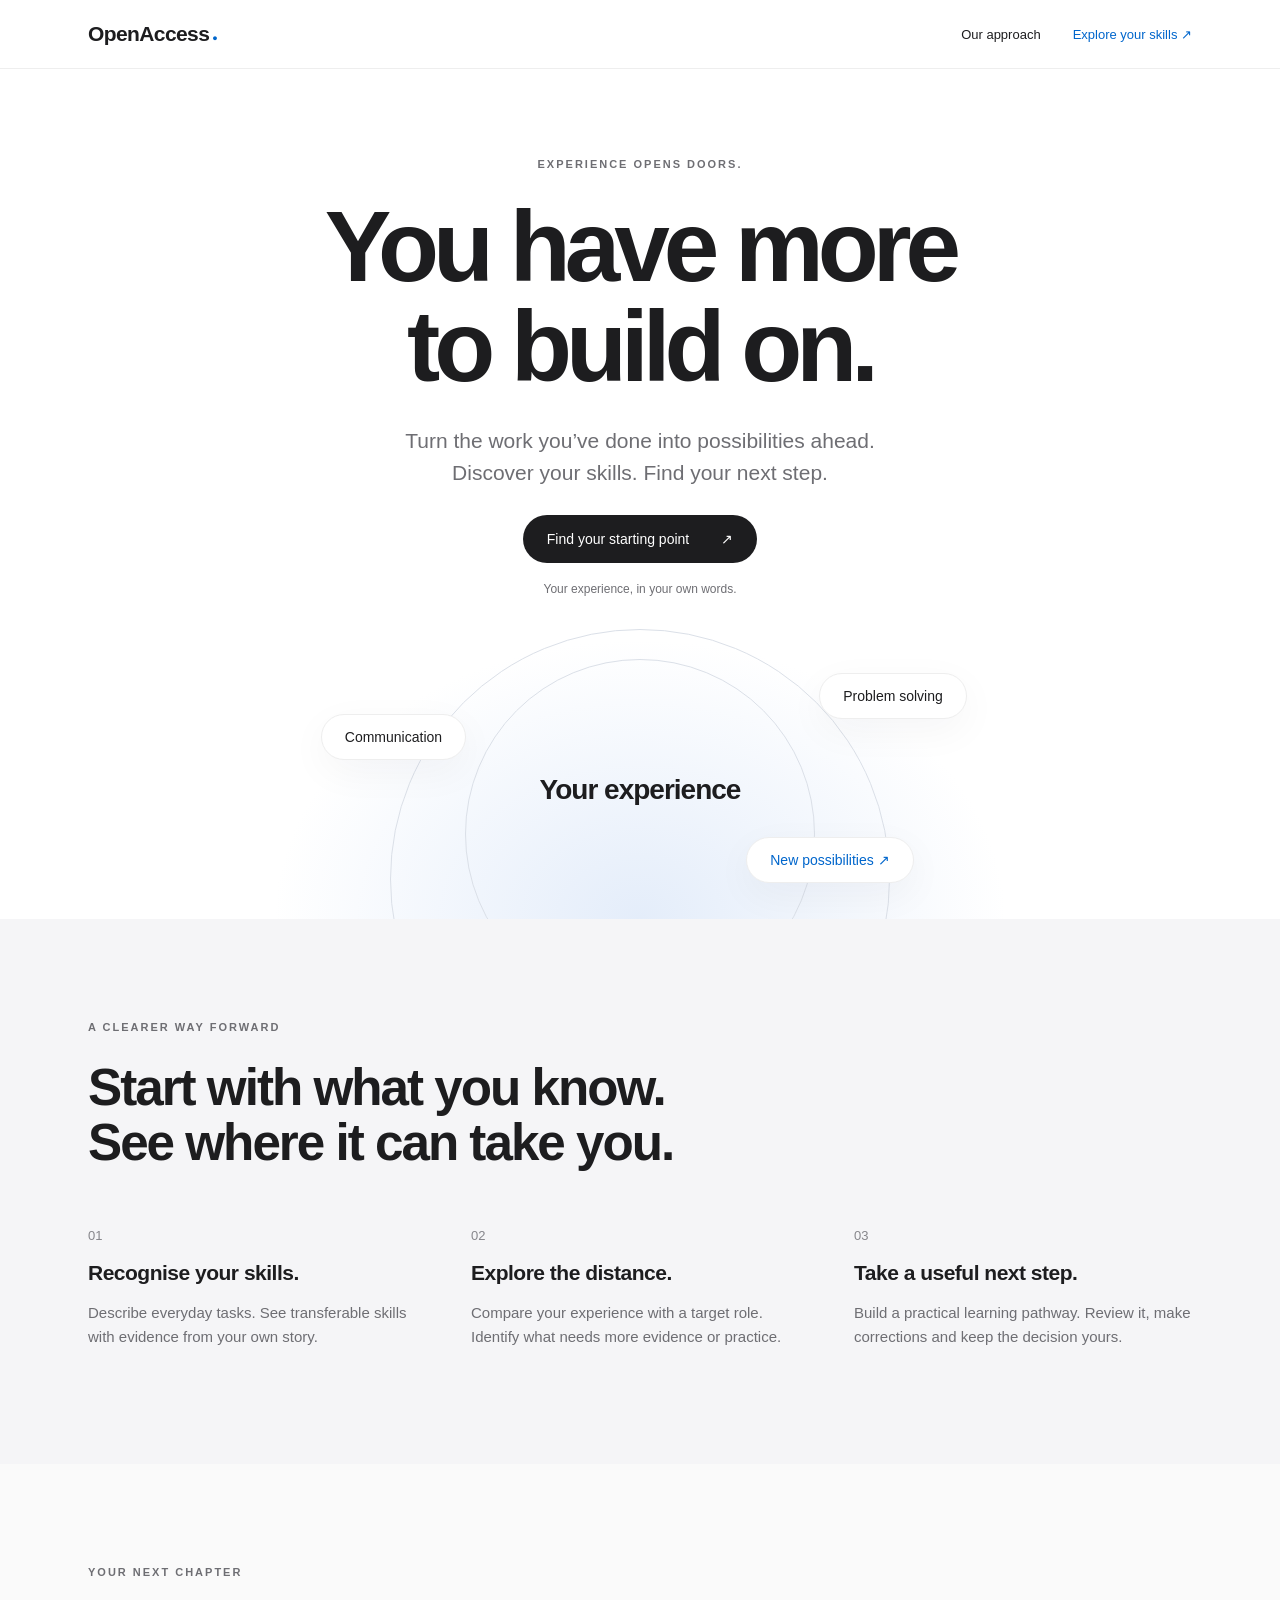
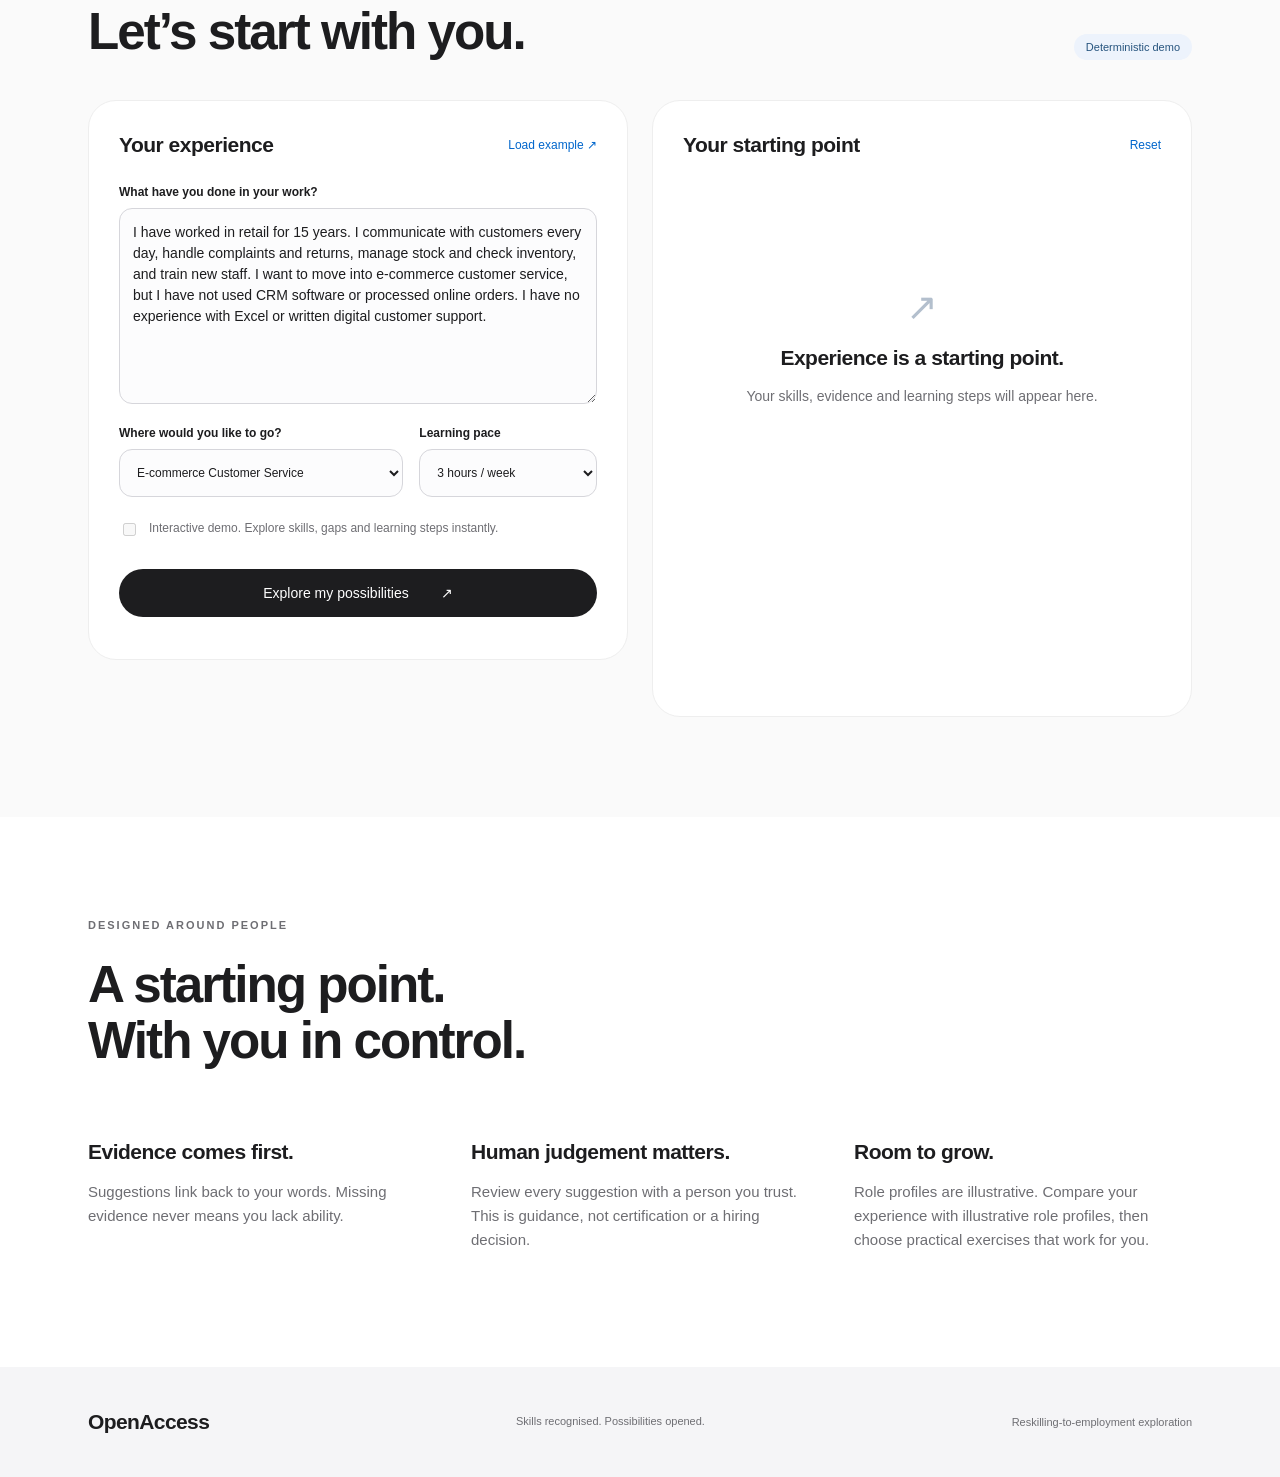
<file: index.html>
<!doctype html><html lang="en"><head><meta charset="utf-8"><meta http-equiv="refresh" content="0;url=./openaccess/"><title>OpenAccess</title></head><body><a href="./openaccess/">Open OpenAccess</a></body></html>
</file>
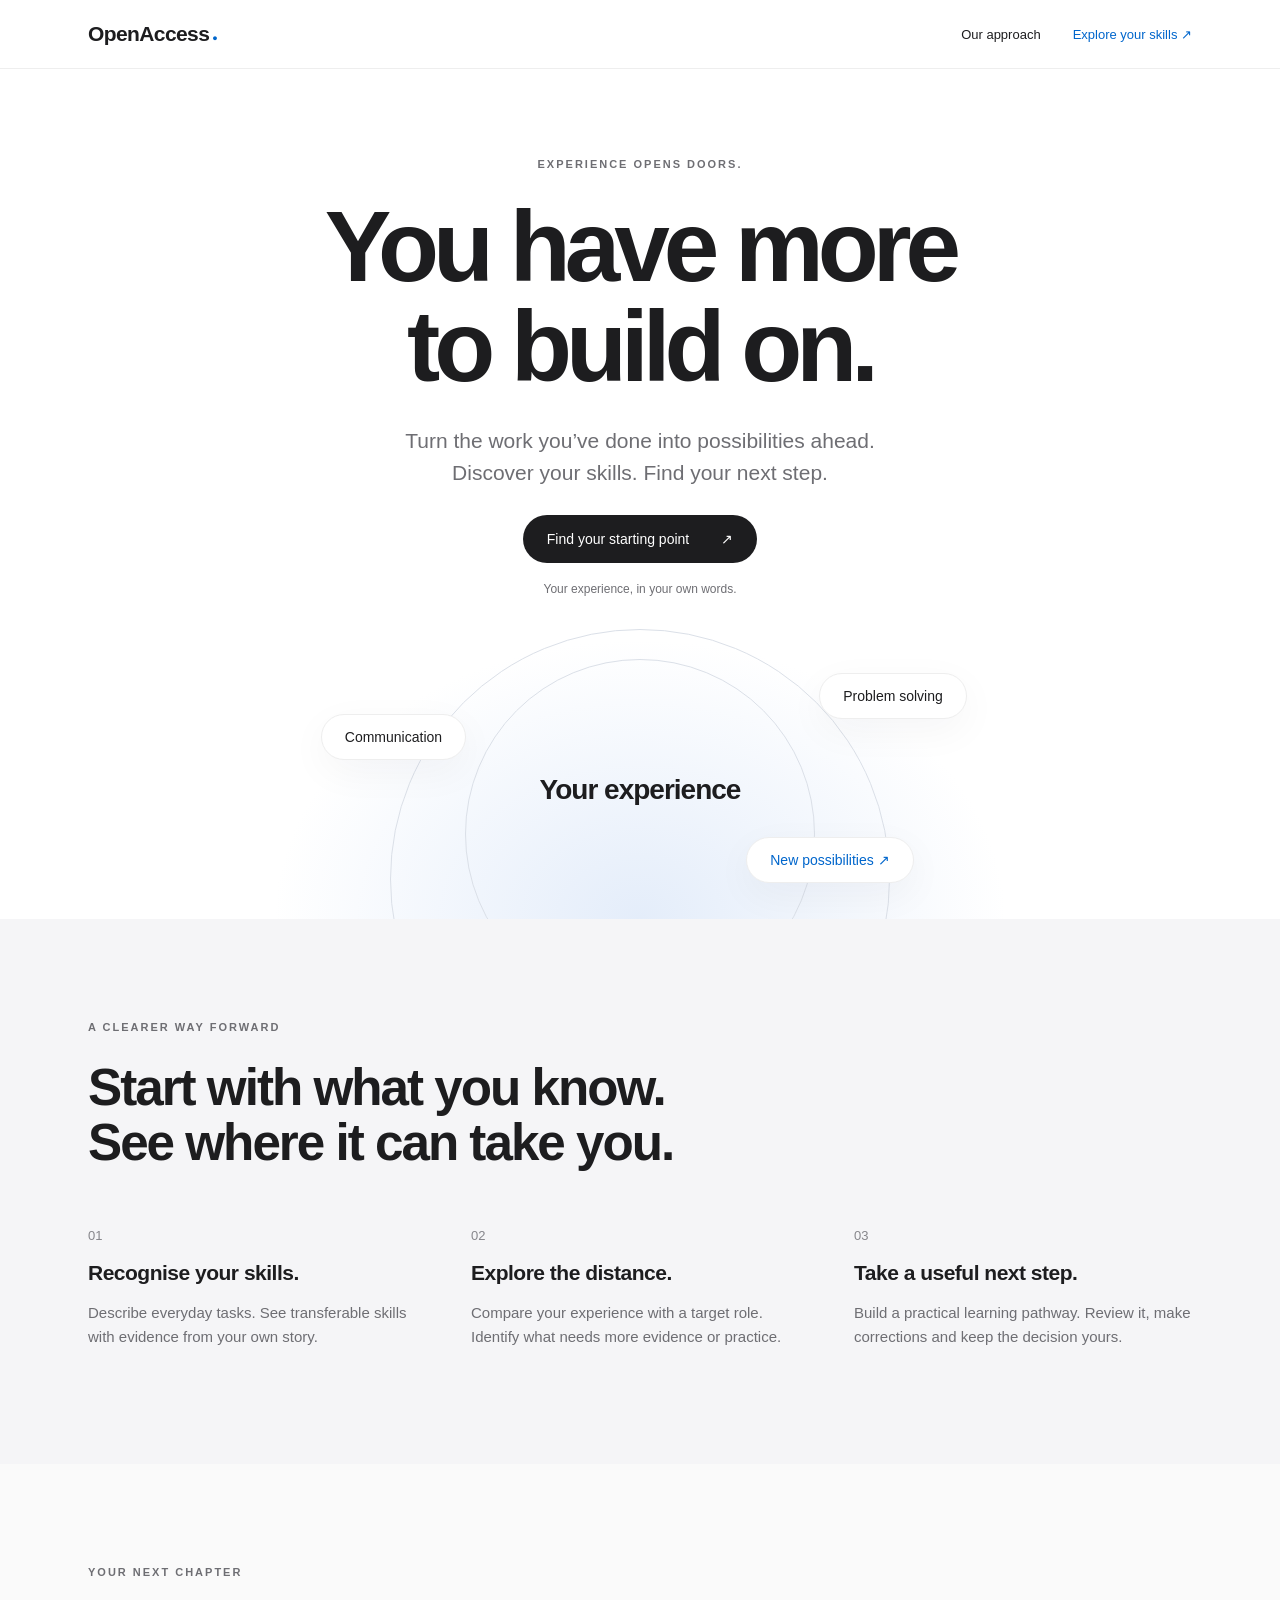
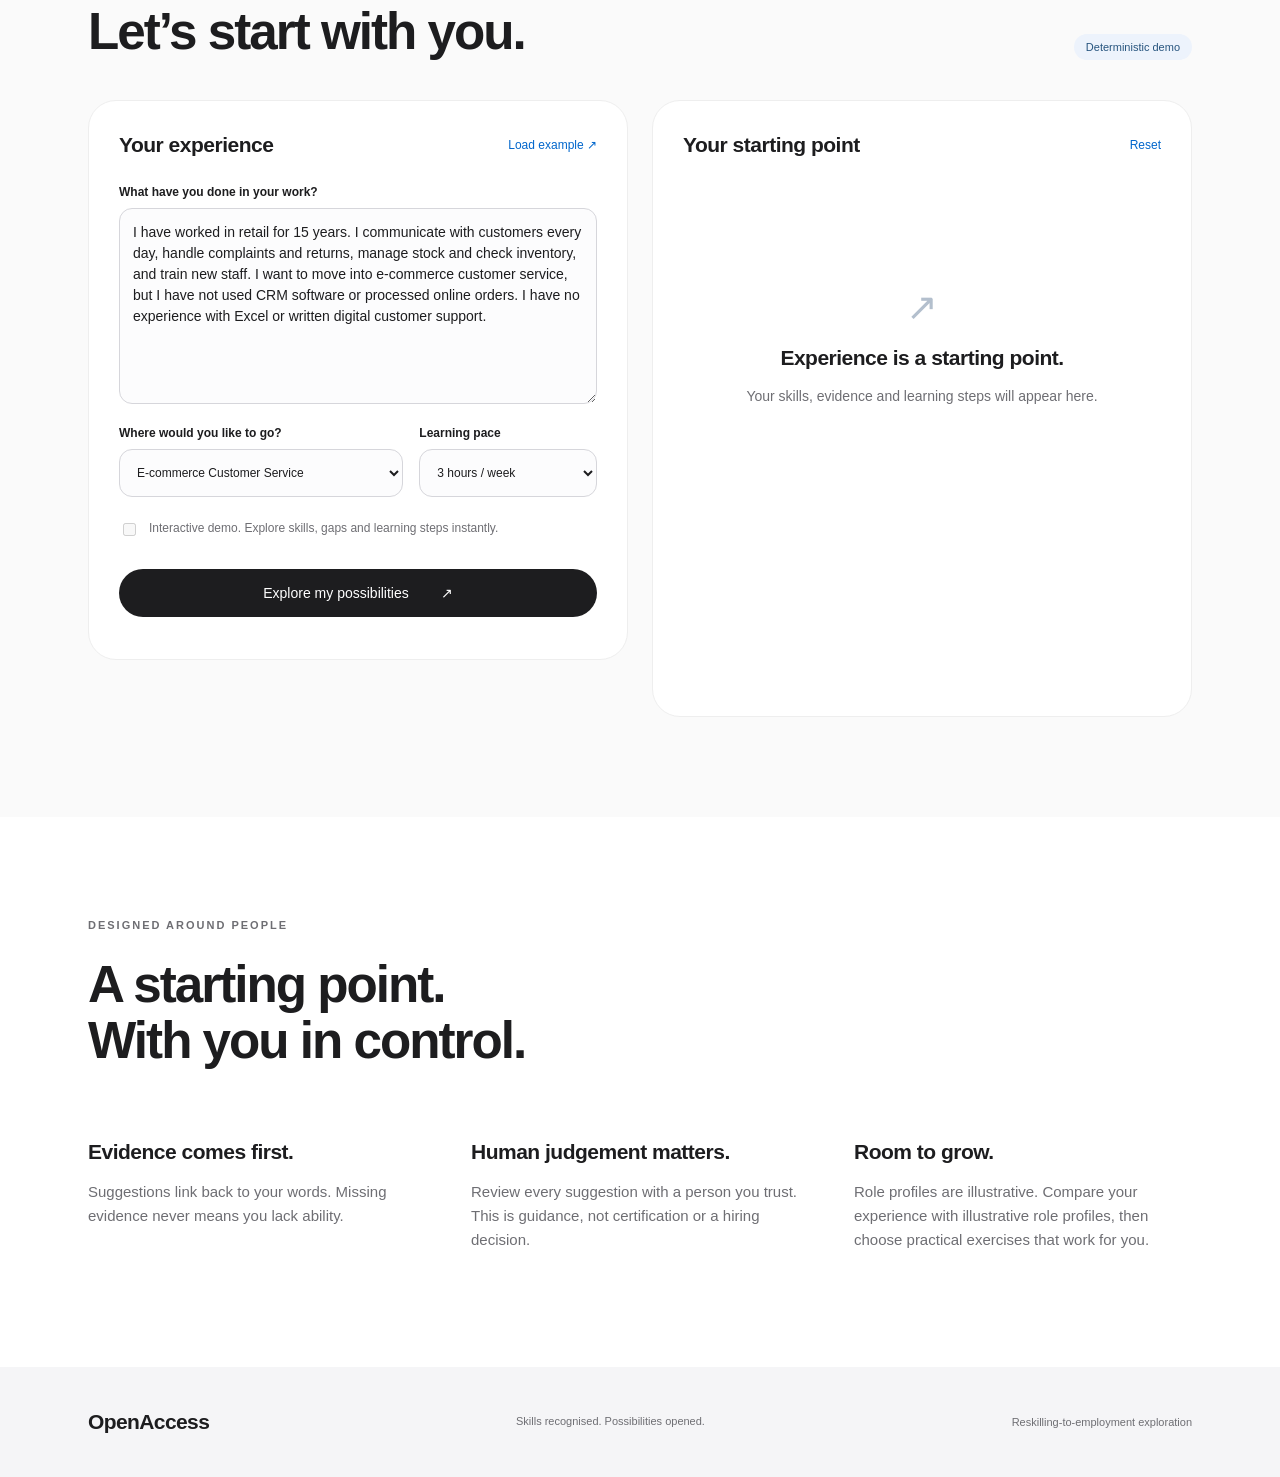
<file: openaccess/index.html>
<!doctype html>
<html lang="en"><head><meta charset="utf-8"><meta name="viewport" content="width=device-width,initial-scale=1"><meta name="description" content="Discover transferable skills and a practical path to your next role."><title>OpenAccess — Your experience. New possibilities.</title><link rel="stylesheet" href="styles.css"><script defer src="app.js"></script></head>
<body><header><nav aria-label="Main navigation"><a class="brand" href="#">OpenAccess<span class="brand-dot">●</span></a><div><a href="#approach">Our approach</a><a class="nav-action" href="#workspace">Explore your skills ↗</a></div></nav></header>
<main><section class="hero"><p class="eyebrow">EXPERIENCE OPENS DOORS.</p><h1>You have more<br>to build on.</h1><p class="lead">Turn the work you’ve done into possibilities ahead.<br>Discover your skills. Find your next step.</p><a class="button" href="#workspace">Find your starting point <span>↗</span></a><p class="micro">Your experience, in your own words.</p><div class="hero-visual" aria-hidden="true"><div class="orbit one"></div><div class="orbit two"></div><div class="visual-label">Your experience</div><div class="skill-pill p1">Communication</div><div class="skill-pill p2">Problem solving</div><div class="skill-pill p3">New possibilities ↗</div></div></section>
<section id="approach" class="approach"><p class="eyebrow">A CLEARER WAY FORWARD</p><h2>Start with what you know.<br>See where it can take you.</h2><div class="three"><article><span class="number">01</span><h3>Recognise your skills.</h3><p>Describe everyday tasks. See transferable skills with evidence from your own story.</p></article><article><span class="number">02</span><h3>Explore the distance.</h3><p>Compare your experience with a target role. Identify what needs more evidence or practice.</p></article><article><span class="number">03</span><h3>Take a useful next step.</h3><p>Build a practical learning pathway. Review it, make corrections and keep the decision yours.</p></article></div></section>
<section id="workspace" class="workspace"><div class="section-heading"><div><p class="eyebrow">YOUR NEXT CHAPTER</p><h2>Let’s start with you.</h2></div><span class="badge" id="mode">Deterministic demo</span></div><div class="workspace-grid"><form id="form" class="card"><div class="card-heading"><h3>Your experience</h3><button type="button" class="text-button" id="sample">Load example ↗</button></div><label for="experience">What have you done in your work?</label><textarea id="experience" rows="8" minlength="30" maxlength="8000" required placeholder="Tell us about tasks you have handled, problems you have solved and people you have supported."></textarea><div class="form-row"><div><label for="role">Where would you like to go?</label><select id="role"><option value="ecommerce">E-commerce Customer Service</option><option value="operations">Retail Operations Coordinator</option></select></div><div><label for="pace">Learning pace</label><select id="pace"><option value="3">3 hours / week</option><option value="5">5 hours / week</option><option value="8">8 hours / week</option></select></div></div><label class="check"><input type="checkbox" id="consent" disabled> Interactive demo. Explore skills, gaps and learning steps instantly.</label><button class="button" id="analyze" type="submit">Explore my possibilities <span>↗</span></button><p id="status" class="micro" role="status" aria-live="polite"></p></form><div class="card output"><div class="card-heading"><h3>Your starting point</h3><button type="button" class="text-button" id="reset">Reset</button></div><div id="tabs" class="tabs" hidden><button type="button" data-view="skills">Skills</button><button type="button" data-view="gaps">Gaps</button><button type="button" data-view="pathway">Pathway</button><button type="button" data-view="review">Review</button></div><div id="results"></div><button type="button" id="download" class="text-button" hidden>Download structured JSON ↓</button></div></div></section>
<section class="principles"><p class="eyebrow">DESIGNED AROUND PEOPLE</p><h2>A starting point.<br>With you in control.</h2><div class="three"><article><h3>Evidence comes first.</h3><p>Suggestions link back to your words. Missing evidence never means you lack ability.</p></article><article><h3>Human judgement matters.</h3><p>Review every suggestion with a person you trust. This is guidance, not certification or a hiring decision.</p></article><article><h3>Room to grow.</h3><p>Role profiles are illustrative. Compare your experience with illustrative role profiles, then choose practical exercises that work for you.</p></article></div></section></main><footer><span class="brand">OpenAccess</span><p>Skills recognised. Possibilities opened.</p><span>Reskilling-to-employment exploration</span></footer></body></html>
</file>
<file: openaccess/styles.css>
:root{font-family:-apple-system,BlinkMacSystemFont,"Segoe UI",sans-serif;color:#1d1d1f;background:#fff;font-synthesis:none;--muted:#6e6e73;--blue:#0066cc}*{box-sizing:border-box}html{scroll-behavior:smooth;scroll-padding-top:80px}body{margin:0}a{color:inherit;text-decoration:none}button,input,select,textarea{font:inherit}button,a,input,textarea,select{-webkit-tap-highlight-color:transparent}button{cursor:pointer}header{position:sticky;top:0;z-index:10;background:rgba(255,255,255,.9);backdrop-filter:blur(18px);border-bottom:1px solid #eee}nav{max-width:1160px;height:68px;margin:auto;display:flex;justify-content:space-between;align-items:center;padding:0 28px}nav>div{display:flex;gap:32px;align-items:center;font-size:13px}.brand{font-weight:700;letter-spacing:-.6px;font-size:21px}.brand-dot{color:var(--blue);font-size:9px;margin-left:3px}.nav-action{color:var(--blue)}.hero{text-align:center;padding:87px 24px 0;overflow:hidden}.eyebrow{font-size:11px;letter-spacing:2px;font-weight:650;color:var(--muted);margin:0 0 23px}h1{font-size:clamp(60px,7.8vw,104px);line-height:1.01;letter-spacing:-6px;margin:0;font-weight:650}h2{font-size:clamp(36px,4vw,53px);line-height:1.08;letter-spacing:-2px;font-weight:650;margin:0}h3{font-size:21px;line-height:1.25;letter-spacing:-.5px;margin:16px 0 12px}p{line-height:1.6}.lead{font-size:21px;line-height:1.5;color:var(--muted);margin:27px 0}.button{border:0;border-radius:999px;background:#1d1d1f;color:white;display:inline-flex;gap:32px;align-items:center;justify-content:center;padding:16px 24px;font-size:14px;transition:transform .2s,background .2s}.button:hover{background:#333;transform:translateY(-2px)}.button:disabled{opacity:.5;cursor:wait}.micro{font-size:12px;color:var(--muted);line-height:1.6}.hero .micro{margin-top:17px}.hero-visual{position:relative;max-width:760px;height:290px;margin:30px auto 0;background:radial-gradient(ellipse at 50% 100%,#e4edfa,transparent 68%)}.orbit{position:absolute;width:350px;height:350px;border:1px solid #dbe0e8;border-radius:50%;left:50%;top:30px;transform:translateX(-50%)}.orbit.two{width:500px;height:500px;top:0}.visual-label{position:absolute;top:145px;left:50%;transform:translateX(-50%);font-size:28px;font-weight:600;letter-spacing:-1px}.skill-pill{position:absolute;background:#fff;border:1px solid #eee;box-shadow:0 12px 40px #1520390b;border-radius:999px;padding:14px 23px;font-size:14px}.p1{left:8%;top:85px}.p2{right:7%;top:44px}.p3{right:14%;top:208px;color:var(--blue)}.approach,.workspace,.principles{padding:100px max(28px,calc((100% - 1104px)/2))}.approach{background:#f5f5f7}.three{display:grid;grid-template-columns:repeat(3,1fr);gap:45px;margin-top:55px}.three p{color:var(--muted);font-size:15px}.number{color:#86868b;font-size:13px}.workspace{background:#fafafa;scroll-margin-top:0}.section-heading{display:flex;justify-content:space-between;align-items:end;gap:20px;margin-bottom:40px}.badge,.tag{display:inline-block;border-radius:999px;background:#edf3fc;color:#26547e;padding:7px 12px;font-size:11px}.workspace-grid{display:grid;grid-template-columns:1fr 1fr;gap:24px;align-items:start}.card{background:white;border-radius:28px;padding:30px;border:1px solid #eee;min-width:0}.card-heading{display:flex;justify-content:space-between;gap:12px;align-items:center;margin-bottom:26px}.card-heading h3{margin:0}.text-button{background:none;border:0;color:var(--blue);padding:7px 0;font-size:12px}.text-button:hover{text-decoration:underline}label{display:block;font-size:12px;font-weight:550;margin:18px 0 9px}textarea,select{width:100%;border:1px solid #d6d6db;border-radius:13px;padding:13px;background:#fcfcfd;color:#1d1d1f;line-height:1.5}textarea{resize:vertical;font-size:14px}select{font-size:12px;min-height:48px}.form-row{display:grid;grid-template-columns:1.6fr 1fr;gap:16px}.check{display:flex;gap:10px;align-items:start;font-weight:400;color:var(--muted);font-size:12px;line-height:1.6;margin:22px 0}.check input{margin-top:4px;flex-shrink:0}.card .button{width:100%;margin-top:8px}.output{min-height:617px}.empty{text-align:center;padding:100px 12px;color:var(--muted)}.empty span{font-size:38px;color:#b3bfcd}.empty h3{color:#1d1d1f}.empty p{font-size:14px}.tabs{display:flex;gap:3px;padding:4px;background:#f5f5f7;border-radius:12px;margin-bottom:27px;flex-wrap:wrap}.tabs[hidden]{display:none}.tabs button{flex:1;border:0;border-radius:9px;background:transparent;padding:10px 8px;font-size:12px;color:var(--muted)}.tabs button.active{background:white;color:#1d1d1f;box-shadow:0 1px 5px #00000010}.result-item{padding:18px 0;border-bottom:1px solid #eee}.result-item h3{font-size:17px;margin:0 0 10px}.result-item p{font-size:13px;color:var(--muted);margin:8px 0}blockquote{font-size:13px;line-height:1.65;color:var(--muted);margin:12px 0 0;padding-left:13px;border-left:2px solid #d9e4f4}.hint{font-size:12px;color:var(--muted)}.step{font-size:10px;letter-spacing:1px;color:var(--blue)}#download{margin-top:22px}.principles{background:white}footer{padding:35px max(28px,calc((100% - 1104px)/2));background:#f5f5f7;display:flex;align-items:center;justify-content:space-between;gap:20px}footer p,footer>span:last-child{font-size:11px;color:var(--muted)}:focus-visible{outline:3px solid #2684ee;outline-offset:4px}[hidden]{display:none!important}@media(max-width:760px){nav{padding:0 20px;height:60px}nav>div>a:first-child{display:none}.hero{padding-top:65px}h1{letter-spacing:-3px}.lead{font-size:18px}.hero-visual{height:260px}.skill-pill{font-size:11px;padding:12px 15px}.p1{left:0}.p2{right:0}.p3{right:2%}.visual-label{font-size:23px}.approach,.workspace,.principles{padding:65px 22px}.three{grid-template-columns:1fr;gap:20px;margin-top:35px}.three article{max-width:480px}.workspace-grid{grid-template-columns:1fr}.section-heading{align-items:start;flex-direction:column}.card{padding:24px;border-radius:22px}.output{min-height:400px}.empty{padding:65px 10px}footer{align-items:start;flex-direction:column;padding:30px 22px;gap:8px}footer p{margin:0}}@media(prefers-reduced-motion:reduce){html{scroll-behavior:auto}*{transition:none!important}}
</file>
